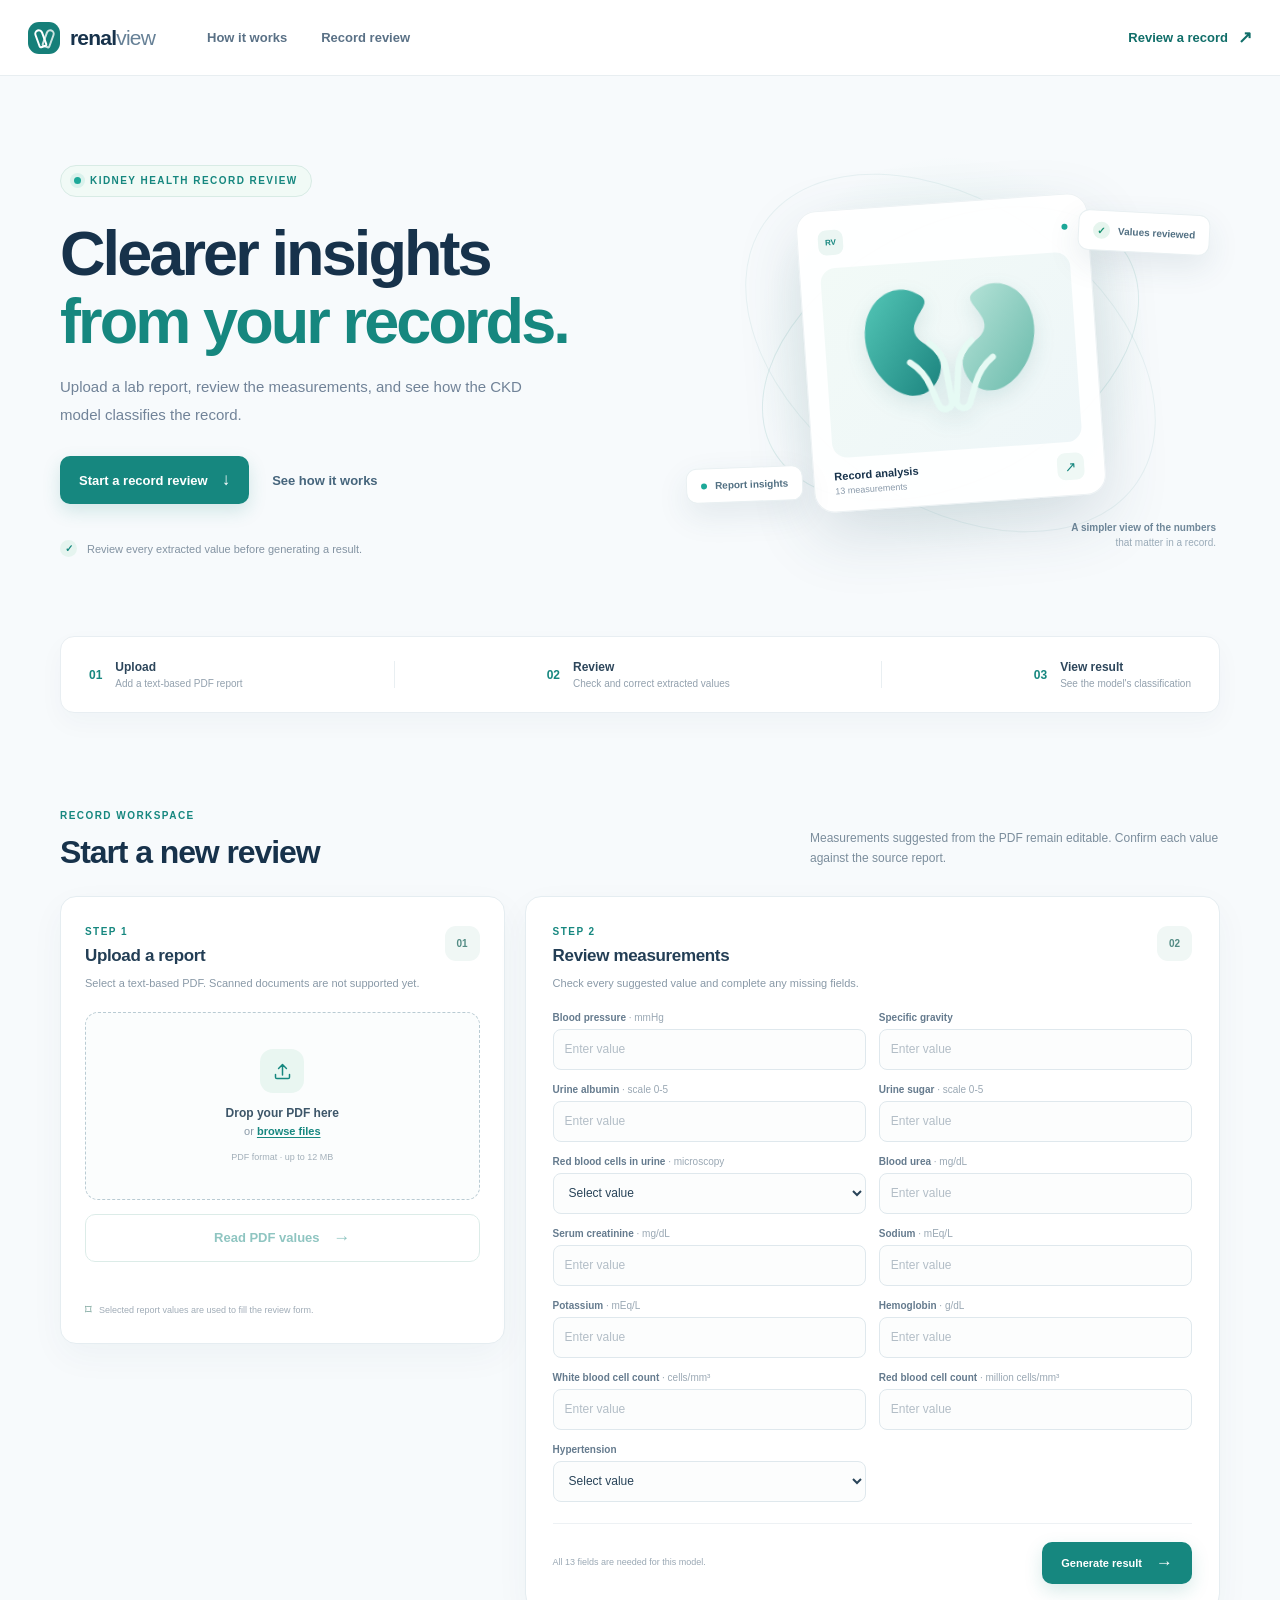
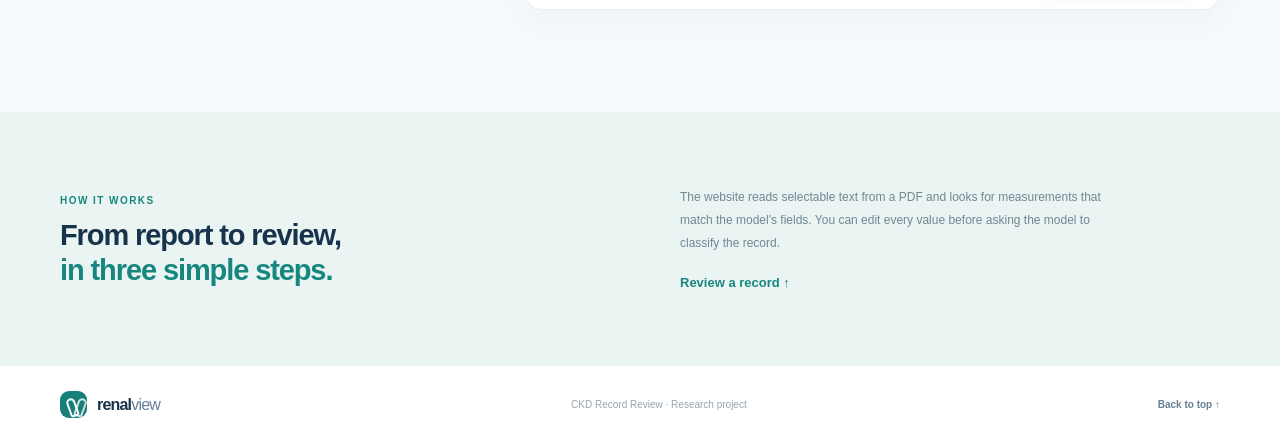
<file: index.html>
<!doctype html>
<html lang="en">
<head>
  <meta charset="utf-8">
  <meta name="viewport" content="width=device-width, initial-scale=1">
  <meta name="theme-color" content="#f7fafc">
  <title>RenalView | CKD Record Review</title>
  <link rel="stylesheet" href="/assets/styles.css">
</head>
<body>
<header class="site-header">
  <div class="nav-shell">
    <a class="brand" href="#top"><span class="brand-mark"><span></span><span></span></span><span>renal<span class="brand-light">view</span></span></a>
    <nav class="main-nav" id="main-nav"><a href="#how-it-works">How it works</a><a href="#record-review">Record review</a></nav>
    <a class="nav-cta" href="#record-review">Review a record <span>↗</span></a>
    <button class="menu-toggle" id="menu-toggle" aria-label="Toggle navigation" aria-expanded="false">☰</button>
  </div>
</header>
<main id="top">
  <section class="hero section-shell">
    <div class="hero-copy">
      <div class="eyebrow"><span class="eyebrow-dot"></span> KIDNEY HEALTH RECORD REVIEW</div>
      <h1>Clearer insights<br><em>from your records.</em></h1>
      <p class="hero-lede">Upload a lab report, review the measurements, and see how the CKD model classifies the record.</p>
      <div class="hero-actions"><a class="button button-primary" href="#record-review">Start a record review <span>↓</span></a><a class="text-link" href="#how-it-works">See how it works</a></div>
      <div class="hero-note"><span class="note-icon">✓</span><span>Review every extracted value before generating a result.</span></div>
    </div>
    <div class="hero-art" aria-hidden="true">
      <div class="art-glow"></div><div class="orbit orbit-one"></div><div class="orbit orbit-two"></div>
      <div class="kidney-card">
        <div class="kidney-card-top"><span class="tiny-mark">RV</span><span class="live-dot"></span></div>
        <div class="kidney-illustration">
          <svg viewBox="0 0 260 220">
            <defs><linearGradient id="kidneyA" x1="0" y1="0" x2="1" y2="1"><stop offset="0" stop-color="#54c7b7"/><stop offset="1" stop-color="#1b837e"/></linearGradient><linearGradient id="kidneyB" x1="0" y1="0" x2="1" y2="1"><stop offset="0" stop-color="#b9e5da"/><stop offset="1" stop-color="#68b9aa"/></linearGradient></defs>
            <path d="M92 29c-28-18-62 1-69 37-7 34 12 75 42 89 22 10 42-1 49-22 6-18-3-30-16-39-12-8-17-18-10-31 8-16 22-24 4-34Z" fill="url(#kidneyA)"/>
            <path d="M168 29c28-18 62 1 69 37 7 34-12 75-42 89-22 10-42-1-49-22-6-18 3-30 16-39 12-8 17-18 10-31-8-16-22-24-4-34Z" fill="url(#kidneyB)"/>
            <path d="M103 93c10 8 17 18 19 33l5 43c1 10-13 14-17 4l-9-25c-5-14-13-24-24-32M157 93c-10 8-17 18-19 33l-5 43c-1 10 13 14 17 4l9-25c5-14 13-24 24-32" fill="none" stroke="#e6faf4" stroke-width="8" stroke-linecap="round"/>
          </svg>
        </div>
        <div class="kidney-card-bottom"><div><strong>Record analysis</strong><small>13 measurements</small></div><span class="card-arrow">↗</span></div>
      </div>
      <div class="float-pill pill-top"><span class="pill-check">✓</span> Values reviewed</div><div class="float-pill pill-bottom"><span class="pulse-dot"></span> Report insights</div>
      <div class="art-caption">A simpler view of the numbers<br><span>that matter in a record.</span></div>
    </div>
  </section>
  <section class="trust-strip section-shell" id="how-it-works">
    <div class="strip-item"><span class="strip-number">01</span><div><strong>Upload</strong><small>Add a text-based PDF report</small></div></div><div class="strip-line"></div>
    <div class="strip-item"><span class="strip-number">02</span><div><strong>Review</strong><small>Check and correct extracted values</small></div></div><div class="strip-line"></div>
    <div class="strip-item"><span class="strip-number">03</span><div><strong>View result</strong><small>See the model's classification</small></div></div>
  </section>
  <section class="workspace section-shell" id="record-review">
    <div class="section-heading"><div><span class="section-kicker">RECORD WORKSPACE</span><h2>Start a new review</h2></div><p>Measurements suggested from the PDF remain editable. Confirm each value against the source report.</p></div>
    <div class="workspace-grid">
      <aside class="upload-card">
        <div class="card-heading"><div><span class="section-kicker">STEP 1</span><h3>Upload a report</h3></div><span class="step-icon">01</span></div>
        <p class="card-subtitle">Select a text-based PDF. Scanned documents are not supported yet.</p>
        <label class="dropzone" id="dropzone" for="pdf-file">
          <input id="pdf-file" type="file" accept="application/pdf,.pdf" hidden>
          <span class="upload-icon"><svg viewBox="0 0 24 24"><path d="M12 16V4m0 0L7.5 8.5M12 4l4.5 4.5M4 15.5v3A1.5 1.5 0 0 0 5.5 20h13a1.5 1.5 0 0 0 1.5-1.5v-3"/></svg></span>
          <strong>Drop your PDF here</strong><span class="drop-hint">or <u>browse files</u></span><span class="file-limit">PDF format · up to 12 MB</span>
        </label>
        <div class="selected-file" id="selected-file" hidden><span class="file-badge">PDF</span><span id="file-name"></span><button id="remove-file" type="button" aria-label="Remove selected PDF">×</button></div>
        <button class="button button-secondary full-width" id="extract-button" type="button" disabled>Read PDF values <span>→</span></button>
        <p class="status-message" id="upload-status" role="status" aria-live="polite"></p>
        <div class="upload-footnote"><span class="lock-icon">⌑</span> Selected report values are used to fill the review form.</div>
      </aside>
      <section class="review-card">
        <div class="card-heading"><div><span class="section-kicker">STEP 2</span><h3>Review measurements</h3></div><span class="step-icon">02</span></div>
        <p class="card-subtitle">Check every suggested value and complete any missing fields.</p>
        <form id="review-form" novalidate><div class="field-grid" id="field-grid"></div><div class="form-actions"><span class="form-hint" id="form-hint">All 13 fields are needed for this model.</span><button class="button button-primary" id="predict-button" type="submit">Generate result <span>→</span></button></div></form>
        <div class="result-panel" id="result-panel" hidden aria-live="polite"><span class="result-icon" id="result-icon"></span><div><span class="section-kicker">MODEL CLASSIFICATION</span><h3 id="result-title"></h3><p id="result-copy"></p></div><button class="result-close" id="result-close" type="button" aria-label="Close result">×</button></div>
      </section>
    </div>
  </section>
  <section class="about-band"><div class="section-shell about-inner"><div><span class="section-kicker">HOW IT WORKS</span><h2>From report to review,<br><em>in three simple steps.</em></h2></div><div class="about-text"><p>The website reads selectable text from a PDF and looks for measurements that match the model's fields. You can edit every value before asking the model to classify the record.</p><a class="text-link" href="#record-review">Review a record ↑</a></div></div></section>
</main>
<footer class="site-footer"><div class="section-shell footer-inner"><a class="brand footer-brand" href="#top"><span class="brand-mark"><span></span><span></span></span><span>renal<span class="brand-light">view</span></span></a><span>CKD Record Review · Research project</span><a href="#top" class="back-top">Back to top ↑</a></div></footer>
<script src="/assets/app.js" defer></script>
</body>
</html>
</file>
<file: assets/styles.css>
:root{--ink:#17324b;--muted:#718398;--teal:#16877f;--teal-dark:#106e69;--line:#e4ebf0;--canvas:#f7fafc;--shadow:0 18px 50px rgba(34,64,88,.09)}
*{box-sizing:border-box}html{scroll-behavior:smooth;scroll-padding-top:88px}body{margin:0;background:var(--canvas);color:var(--ink);font-family:Inter,"Segoe UI",Arial,sans-serif;-webkit-font-smoothing:antialiased}a{color:inherit;text-decoration:none}button,input,select{font:inherit}button{cursor:pointer}.section-shell{width:min(1160px,calc(100% - 56px));margin:0 auto}
[hidden]{display:none!important}
.site-header{height:76px;background:rgba(255,255,255,.94);border-bottom:1px solid #e8eef1;position:sticky;top:0;z-index:20;backdrop-filter:blur(14px)}.nav-shell{width:min(1240px,calc(100% - 56px));height:100%;display:flex;align-items:center;margin:auto;gap:52px}.brand{display:inline-flex;align-items:center;gap:10px;color:#17324b;font-size:21px;font-weight:800;letter-spacing:-.8px}.brand-light{color:#668096;font-weight:500}.brand-mark{display:inline-flex;align-items:center;justify-content:center;position:relative;width:32px;height:32px;border-radius:11px;background:#167f79;overflow:hidden}.brand-mark span{position:absolute;width:9px;height:19px;border:2px solid #fff;border-radius:8px 8px 4px 4px;transform:rotate(-20deg);left:8px;top:7px}.brand-mark span+span{left:16px;top:7px;transform:rotate(20deg);opacity:.78}.main-nav{display:flex;gap:34px;margin-right:auto}.main-nav a,.nav-cta{color:#5a7186;font-size:13px;font-weight:600;transition:color .18s}.main-nav a:hover,.text-link:hover{color:var(--teal)}.nav-cta{display:inline-flex;gap:10px;align-items:center;color:var(--teal-dark)}.nav-cta span{font-size:17px}.menu-toggle{display:none;background:none;border:0;color:var(--ink);font-size:22px}
.hero{min-height:560px;display:grid;grid-template-columns:1.03fr .97fr;align-items:center;gap:50px;padding-top:52px;padding-bottom:58px}.hero-copy{padding:16px 0 0}.eyebrow,.section-kicker{font-size:10px;line-height:1;font-weight:800;letter-spacing:1.45px;color:#16877f}.eyebrow{display:inline-flex;align-items:center;gap:9px;padding:10px 13px;border:1px solid #d8ebe5;background:#f1faf6;border-radius:999px}.eyebrow-dot,.pulse-dot,.live-dot{width:7px;height:7px;border-radius:50%;background:#1da999;box-shadow:0 0 0 4px rgba(29,169,153,.11)}h1,h2,h3,p{margin-top:0}h1,h2,h3{font-family:Inter,"Segoe UI",Arial,sans-serif}h1{margin:22px 0 18px;color:#17324b;font-size:clamp(42px,5vw,63px);line-height:1.08;font-weight:750;letter-spacing:-2.9px}h1 em,h2 em{color:#16877f;font-style:normal}.hero-lede{max-width:495px;color:#718398;font-size:15px;line-height:1.85;margin-bottom:28px}.hero-actions{display:flex;align-items:center;gap:23px}.button{min-height:48px;border-radius:10px;display:inline-flex;justify-content:center;align-items:center;gap:14px;border:1px solid transparent;padding:0 18px;font-size:13px;font-weight:700;transition:transform .18s,background .18s,box-shadow .18s}.button:hover{transform:translateY(-1px)}.button-primary{background:var(--teal);color:white;box-shadow:0 7px 18px rgba(22,135,127,.17)}.button-primary:hover{background:var(--teal-dark);box-shadow:0 10px 22px rgba(22,135,127,.2)}.button-primary span,.button-secondary span{font-size:17px;font-weight:500}.text-link{color:#46657c;font-size:13px;font-weight:700;transition:color .18s}.hero-note{margin-top:36px;display:flex;align-items:center;gap:10px;color:#8393a2;font-size:11px}.note-icon{width:17px;height:17px;display:grid;place-items:center;border-radius:50%;background:#e5f4ef;color:#16877f;font-size:10px;font-weight:800}
.hero-art{min-height:420px;position:relative;display:grid;place-items:center}.art-glow{position:absolute;width:390px;height:390px;border-radius:50%;background:radial-gradient(circle,#e2f2ee 0%,#edf6f6 47%,rgba(247,250,252,0) 72%)}.orbit{position:absolute;border:1px solid rgba(29,132,125,.12);border-radius:50%;transform:rotate(-28deg)}.orbit-one{width:405px;height:255px}.orbit-two{width:455px;height:300px;transform:rotate(35deg);border-color:rgba(29,132,125,.08)}.kidney-card{z-index:2;width:292px;padding:19px 20px 15px;border-radius:20px;background:rgba(255,255,255,.96);box-shadow:0 24px 65px rgba(42,83,99,.16);transform:rotate(-4deg);border:1px solid #edf2f4}.kidney-card-top{display:flex;justify-content:space-between;align-items:center}.tiny-mark{display:grid;place-items:center;width:25px;height:25px;border-radius:8px;background:#ebf6f3;color:#16877f;font-size:8px;font-weight:800}.live-dot{width:6px;height:6px;box-shadow:none}.kidney-illustration{height:190px;display:grid;place-items:center;background:linear-gradient(135deg,#f2faf7,#eef6f8);border-radius:15px;margin:13px 0 11px;overflow:hidden}.kidney-illustration svg{height:172px;width:210px;filter:drop-shadow(0 8px 10px rgba(20,111,103,.12))}.kidney-card-bottom{display:flex;align-items:center;justify-content:space-between}.kidney-card-bottom strong,.kidney-card-bottom small{display:block}.kidney-card-bottom strong{font-size:11px}.kidney-card-bottom small{color:#8a9aaa;font-size:9px;margin-top:4px}.card-arrow{display:grid;place-items:center;border-radius:8px;width:27px;height:27px;background:#eff8f5;color:#16877f;font-size:14px}.float-pill{z-index:3;position:absolute;display:flex;align-items:center;gap:8px;padding:11px 14px;color:#527083;background:#fff;border:1px solid #e9f0f2;border-radius:11px;box-shadow:0 12px 32px rgba(42,83,99,.1);font-size:10px;font-weight:700}.pill-top{top:69px;right:10px;transform:rotate(3deg)}.pill-bottom{bottom:61px;left:4px;transform:rotate(-2deg)}.pill-check{display:grid;place-items:center;width:17px;height:17px;border-radius:50%;background:#e6f5ee;color:#15916f;font-size:10px}.pulse-dot{width:6px;height:6px;box-shadow:none}.art-caption{position:absolute;right:4px;bottom:13px;color:#6f8799;font-size:10px;line-height:1.5;font-weight:600;text-align:right}.art-caption span{color:#9aabb8;font-weight:500}
.trust-strip{display:flex;align-items:center;justify-content:space-between;gap:24px;padding:23px 28px;margin:0 auto 92px;background:#fff;border:1px solid #e8eef2;border-radius:14px;box-shadow:0 10px 26px rgba(34,64,88,.035)}.strip-item{display:flex;align-items:center;gap:13px}.strip-number{color:#16877f;font-size:12px;font-weight:800}.strip-item strong,.strip-item small{display:block}.strip-item strong{color:#2d465b;font-size:12px}.strip-item small{color:#93a1ae;font-size:10px;margin-top:4px}.strip-line{width:1px;height:27px;background:#e9eff2}.workspace{padding-bottom:102px}.section-heading{display:flex;align-items:end;justify-content:space-between;gap:34px;margin-bottom:25px}.section-heading h2,.about-inner h2{margin:10px 0 0;color:var(--ink);font-size:32px;line-height:1.2;letter-spacing:-1.1px}.section-heading p{max-width:410px;margin:0 0 3px;color:#7b8d9c;font-size:12px;line-height:1.7}.workspace-grid{display:grid;grid-template-columns:.78fr 1.22fr;align-items:start;gap:20px}.upload-card,.review-card{background:white;border:1px solid #e5edf1;border-radius:16px;box-shadow:0 12px 35px rgba(34,64,88,.045)}.upload-card{padding:24px}.review-card{padding:24px 27px 25px}.card-heading{display:flex;align-items:center;justify-content:space-between}.card-heading h3{margin:7px 0 0;color:#233e55;font-size:17px;letter-spacing:-.35px}.step-icon{display:grid;place-items:center;width:35px;height:35px;border-radius:11px;background:#f0f7f5;color:#538b84;font-size:10px;font-weight:700}.card-subtitle{color:#8999a7;font-size:11px;line-height:1.6;margin:9px 0 19px}
.dropzone{min-height:188px;padding:22px 15px;display:flex;flex-direction:column;align-items:center;justify-content:center;border:1px dashed #b9cbd3;border-radius:13px;background:#fbfdfd;cursor:pointer;transition:border .2s,background .2s}.dropzone:hover,.dropzone.dragover{border-color:#16877f;background:#f4fbf9}.upload-icon{display:grid;place-items:center;width:44px;height:44px;border-radius:13px;margin-bottom:13px;background:#e9f6f1;color:#16877f}.upload-icon svg{width:21px;height:21px;fill:none;stroke:currentColor;stroke-width:1.7;stroke-linecap:round;stroke-linejoin:round}.dropzone strong{color:#3d5669;font-size:12px}.drop-hint{color:#8a9aa8;margin-top:5px;font-size:11px}.drop-hint u{color:#16877f;text-underline-offset:2px;font-weight:700}.file-limit{margin-top:15px;color:#a2afb9;font-size:9px}.selected-file{display:flex;align-items:center;gap:10px;margin-top:13px;padding:10px;border:1px solid var(--line);border-radius:10px;color:#566f81;font-size:10px}.file-badge{padding:5px 6px;background:#fff0ed;color:#bf6c5f;border-radius:5px;font-size:8px;font-weight:800}#file-name{min-width:0;overflow:hidden;text-overflow:ellipsis;white-space:nowrap;flex:1}.selected-file button,.result-close{border:0;background:transparent;color:#8a99a6;font-size:20px}.button-secondary{background:#fff;color:#16877f;border-color:#b8d8d1}.button-secondary:hover{background:#f1faf7}.button-secondary:disabled{cursor:not-allowed;opacity:.48;transform:none}.full-width{width:100%;margin-top:14px}.status-message{min-height:18px;margin:10px 0 0;color:#16877f;font-size:10px;line-height:1.5}.status-message.error{color:#b4504e}.upload-footnote{display:flex;align-items:center;gap:7px;margin-top:11px;color:#a0acb7;font-size:9px;line-height:1.4}.lock-icon{color:#6f9c93;font-size:13px}
.field-grid{display:grid;grid-template-columns:repeat(2,minmax(0,1fr));gap:14px 13px}.field{min-width:0}.field label{display:block;margin:0 0 6px;color:#657b8e;font-size:10px;font-weight:700}.field label span{color:#9aa8b4;font-weight:500}.field input,.field select{width:100%;height:41px;padding:0 11px;outline:none;border:1px solid #dfe8ed;border-radius:8px;background:#fcfdfd;color:#294459;font-size:12px;transition:border .15s,box-shadow .15s}.field input:focus,.field select:focus{border-color:#45a79b;box-shadow:0 0 0 3px rgba(22,135,127,.1);background:#fff}.field input::placeholder{color:#b3bec7}.form-actions{display:flex;align-items:center;justify-content:space-between;gap:15px;margin-top:21px;padding-top:18px;border-top:1px solid #edf1f4}.form-hint{color:#9aa8b4;font-size:9px;line-height:1.5}.form-actions .button{min-height:42px;font-size:11px}.result-panel{display:flex;align-items:center;gap:14px;position:relative;margin-top:20px;padding:17px;border:1px solid #d8ebe4;border-radius:12px;background:#f4fbf8}.result-panel.is-ckd{border-color:#f0dfd5;background:#fff8f4}.result-icon{display:grid;place-items:center;width:39px;height:39px;flex:0 0 39px;border-radius:12px;color:#17836f;background:#e2f4ec;font-size:17px;font-weight:800}.is-ckd .result-icon{color:#bd6a4e;background:#f9eae0}.result-panel h3{margin:5px 0 3px;color:#21465b;font-size:17px;font-weight:800}.result-panel p{margin:0;color:#8293a0;font-size:10px}.result-close{margin-left:auto;align-self:flex-start}
.about-band{padding:74px 0;background:#eaf4f2}.about-inner{display:grid;grid-template-columns:1fr 1fr;align-items:center;gap:80px}.about-inner h2{font-size:29px}.about-text p{max-width:450px;margin:0 0 19px;color:#718793;font-size:12px;line-height:1.9}.about-text .text-link{color:#16877f}.site-footer{background:white;border-top:1px solid #e8eef1}.footer-inner{min-height:77px;display:flex;align-items:center;justify-content:space-between;gap:25px}.footer-brand{font-size:16px}.footer-brand .brand-mark{width:27px;height:27px;border-radius:9px}.footer-inner>span,.back-top{color:#97a5b0;font-size:10px}.back-top{color:#648092;font-weight:700}.spinner{width:13px;height:13px;border:2px solid rgba(255,255,255,.45);border-top-color:white;border-radius:50%;display:inline-block;vertical-align:middle;animation:spin .7s linear infinite}@keyframes spin{to{transform:rotate(360deg)}}
@media(max-width:900px){.nav-shell{gap:27px}.hero{gap:14px}.hero-art{transform:scale(.9)}.workspace-grid{grid-template-columns:1fr}.upload-card{display:grid;grid-template-columns:1fr 1fr;column-gap:20px}.upload-card .card-heading,.upload-card .card-subtitle{grid-column:1/-1}.dropzone{grid-row:3/6}.upload-footnote{align-self:end}}
@media(max-width:650px){.section-shell,.nav-shell{width:min(100% - 34px,520px)}.site-header{height:66px}.nav-shell{justify-content:space-between}.main-nav,.nav-cta{display:none}.menu-toggle{display:block}.main-nav.is-open{display:flex;position:absolute;top:65px;left:0;right:0;flex-direction:column;gap:0;padding:8px 18px 14px;background:#fff;border-bottom:1px solid var(--line);box-shadow:0 12px 25px rgba(30,60,80,.08)}.main-nav.is-open a{padding:13px 4px}.hero{min-height:auto;grid-template-columns:1fr;padding-top:47px;padding-bottom:20px}h1{font-size:46px;letter-spacing:-2.3px}.hero-lede{font-size:13px}.hero-art{min-height:350px;margin-top:-6px;transform:scale(.85)}.trust-strip{margin-bottom:65px;flex-direction:column;align-items:stretch;gap:15px;padding:19px 21px}.strip-line{width:100%;height:1px}.section-heading{display:block}.section-heading h2{font-size:28px}.section-heading p{margin-top:13px}.upload-card,.review-card{padding:19px}.upload-card{display:block}.dropzone{min-height:168px}.field-grid{gap:12px 9px}.field label{min-height:26px;line-height:1.35}.field input,.field select{height:39px;padding:0 8px;font-size:11px}.form-actions{align-items:stretch;flex-direction:column}.form-actions .button{width:100%}.about-band{padding:53px 0}.about-inner{grid-template-columns:1fr;gap:22px}.about-inner h2{font-size:27px}.footer-inner{min-height:94px;flex-wrap:wrap;padding:17px 0}.footer-inner>span{order:3;width:100%}}
</file>
